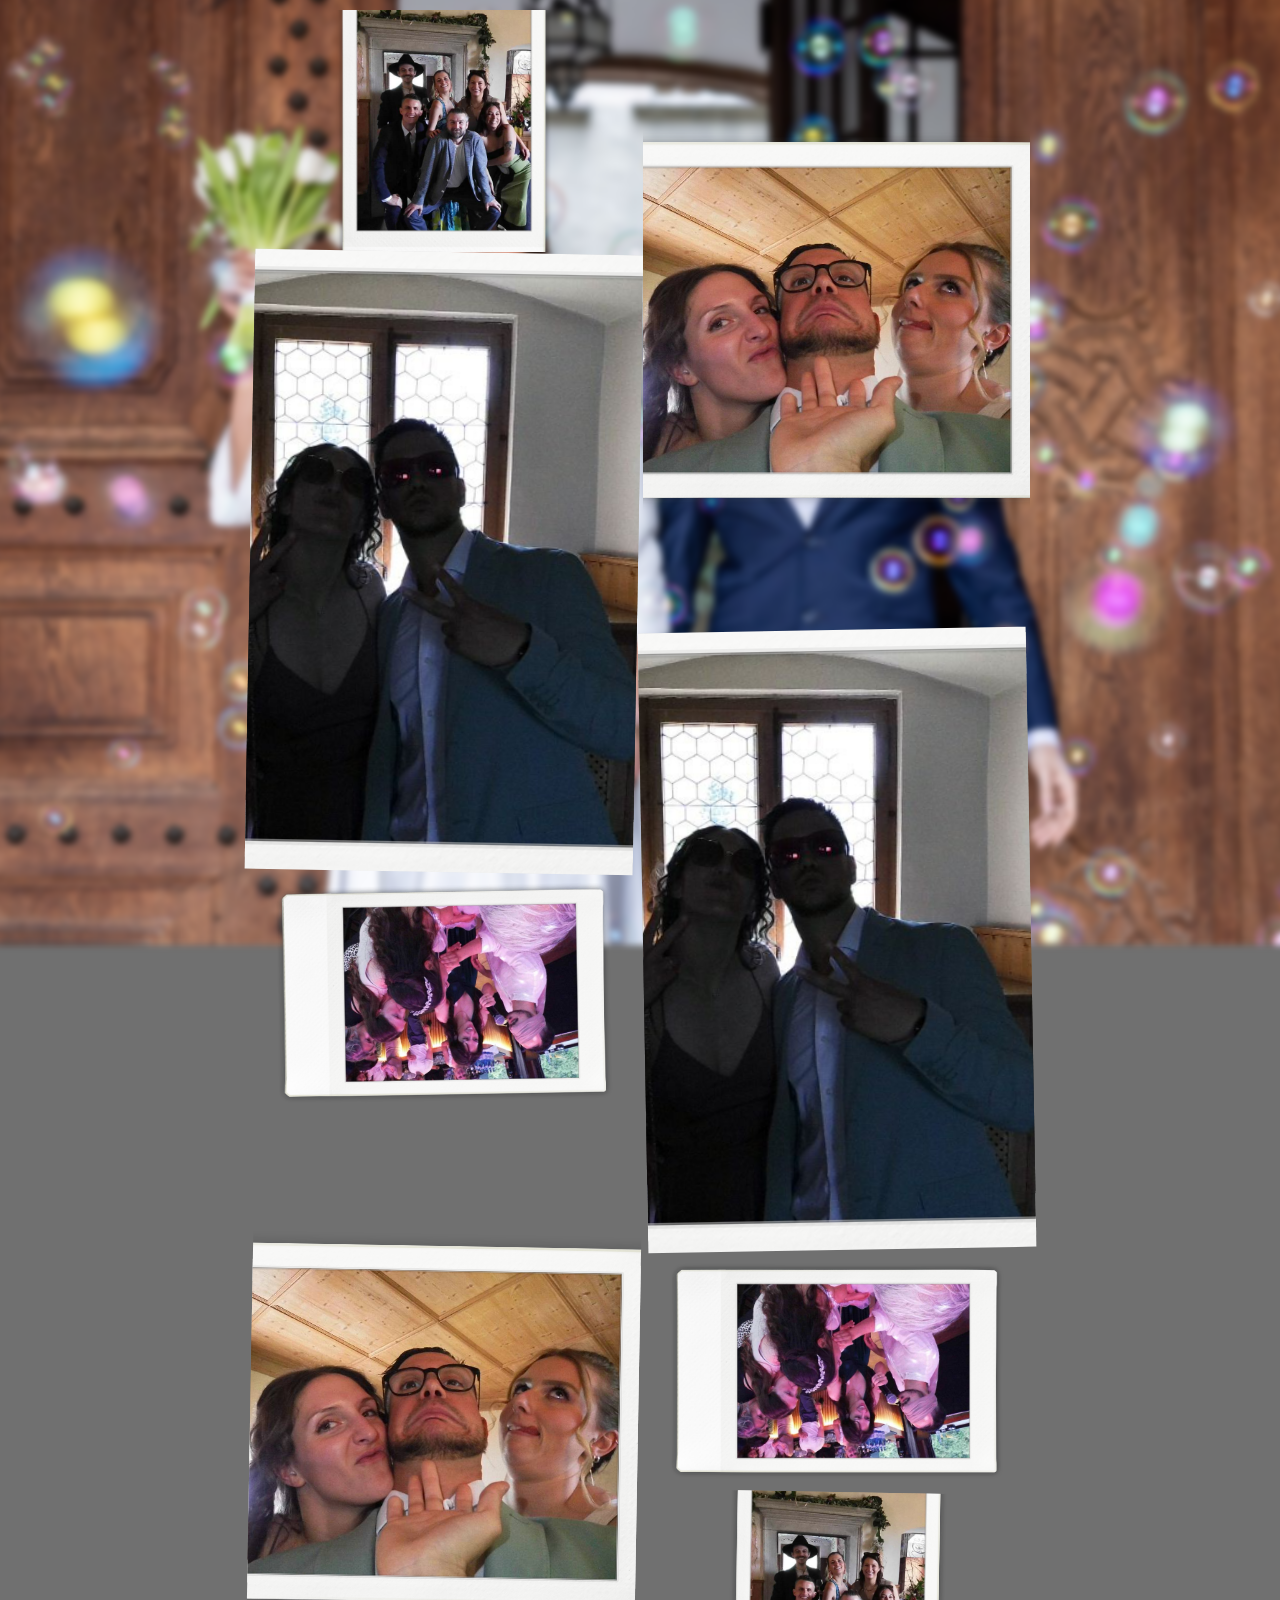
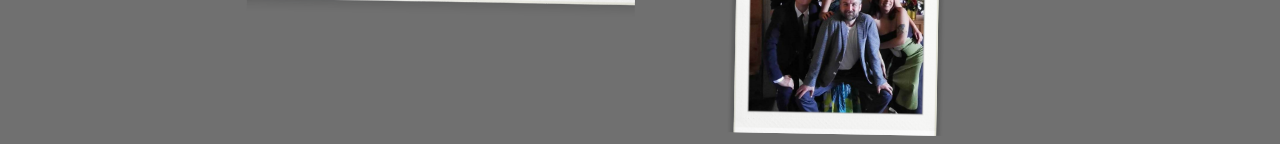
<file: Cla.html>
﻿<!DOCTYPE html>
<html lang="en">
<head>
    <meta charset="UTF-8">
    <meta name="viewport" content="width=device-width, initial-scale=1.0" , viewport-fit="cover">
    <link rel="icon" type="image/png" href="/res/favicon-96x96.png" sizes="96x96" />
    <link rel="icon" type="image/svg+xml" href="/res/favicon.svg" />
    <title>DaGi Wedding Memories</title>
    <link rel="stylesheet" href="/css/cla.css">
</head>
<body>
    <div class="background"></div>
    <!-- Main Carousel Container -->
    <div class="carousel-container" id="carouselContainer">
        <div class="photo-grid" id="photoGrid">
        </div>
    </div>

    <!-- Fullscreen Overlay -->
    <div class="fullscreen-overlay" id="fullscreenOverlay">
        <div class="fullscreen-photo" id="fullscreenPhoto">
            <div class="fullscreen-photo-content" id="fullscreenContent">
                <!-- Photo content will be inserted here -->
            </div>
            <div class="photo-controls">
                <button class="control-btn close" onclick="closeFullscreen()">
                    <span class="icon">✕</span>
                    Close
                </button>
                <button class="control-btn download" onclick="downloadPhoto()">
                    <span class="icon">⬇</span>
                    Download
                </button>
                <button class="control-btn share" onclick="sharePhoto()">
                    <span class="icon">⤴</span>
                    Share
                </button>
            </div>
        </div>
    </div>

    <!-- Success Message -->
    <div class="success-message" id="successMessage"></div>

    <script src="/js/cla.js"></script>

</body>
</html>
</file>
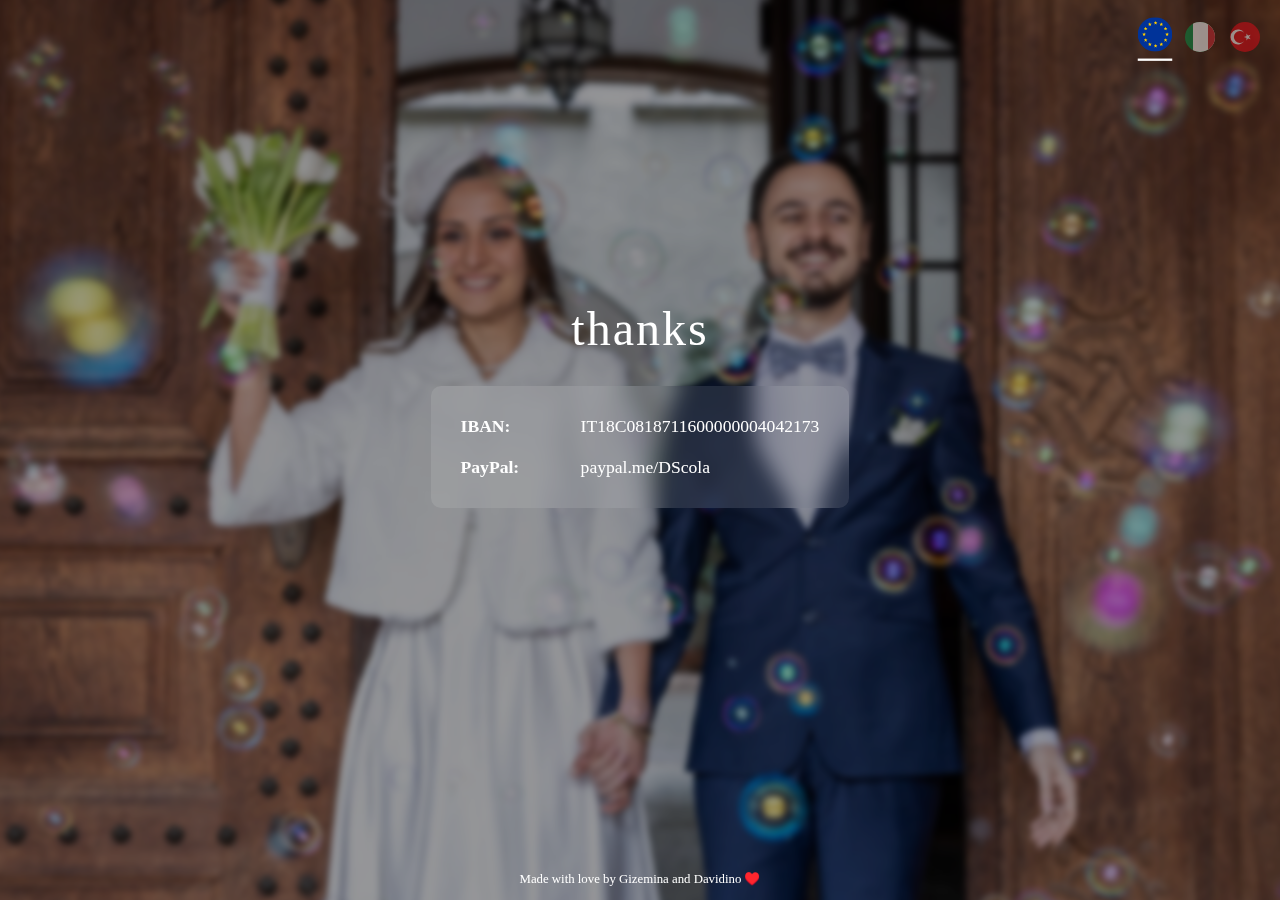
<file: gifts.html>
<!DOCTYPE html>
<html lang="en">
<head>
    <meta charset="UTF-8">
    <meta name="viewport" content="width=device-width, initial-scale=1.0" , viewport-fit="cover">
    <link rel="icon" type="image/png" href="/res/favicon-96x96.png" sizes="96x96" />
    <link rel="icon" type="image/svg+xml" href="/res/favicon.svg" />
    <title>Thank You! ♥️</title>
    <link rel="stylesheet" href="/css/gifts.css">
</head>
<body>
    <div class="background"></div>
    <div class="overlay"></div>

    <div class="language-switcher">
        <button data-lang="en" class="active"><img src="/res/EU_Flag.svg" alt="English"></button>
        <button data-lang="it"><img src="/res/Italy_Flag.svg" alt="Italian"></button>
        <button data-lang="tr"><img src="/res/Turkiye_Flag.svg" alt="Turkish"></button>
    </div>

    <div class="event-details">
        <div class="event-header">
            <h1 data-i18n="thanks"></h1>
        </div>
        <div class="box">
            <div class="box-item">
                <div class="box-left">IBAN:</div>
                <div class="box-description">IT18C0818711600000004042173</div>
            </div>
            <div class="box-item">
                <div class="box-left">PayPal:</div>
                <div class="box-description">
                    <a href="https://www.paypal.me/DScola" target="_blank" rel="noopener noreferrer">
                        <span>paypal.me/DScola</span>
                    </a>
                </div>
            </div>
        </div>
    </div>


    <footer>
        <p data-i18n="footer"></p>
    </footer>

    <script src="/js/gifts.js"></script>

</body>
</html>
</file>
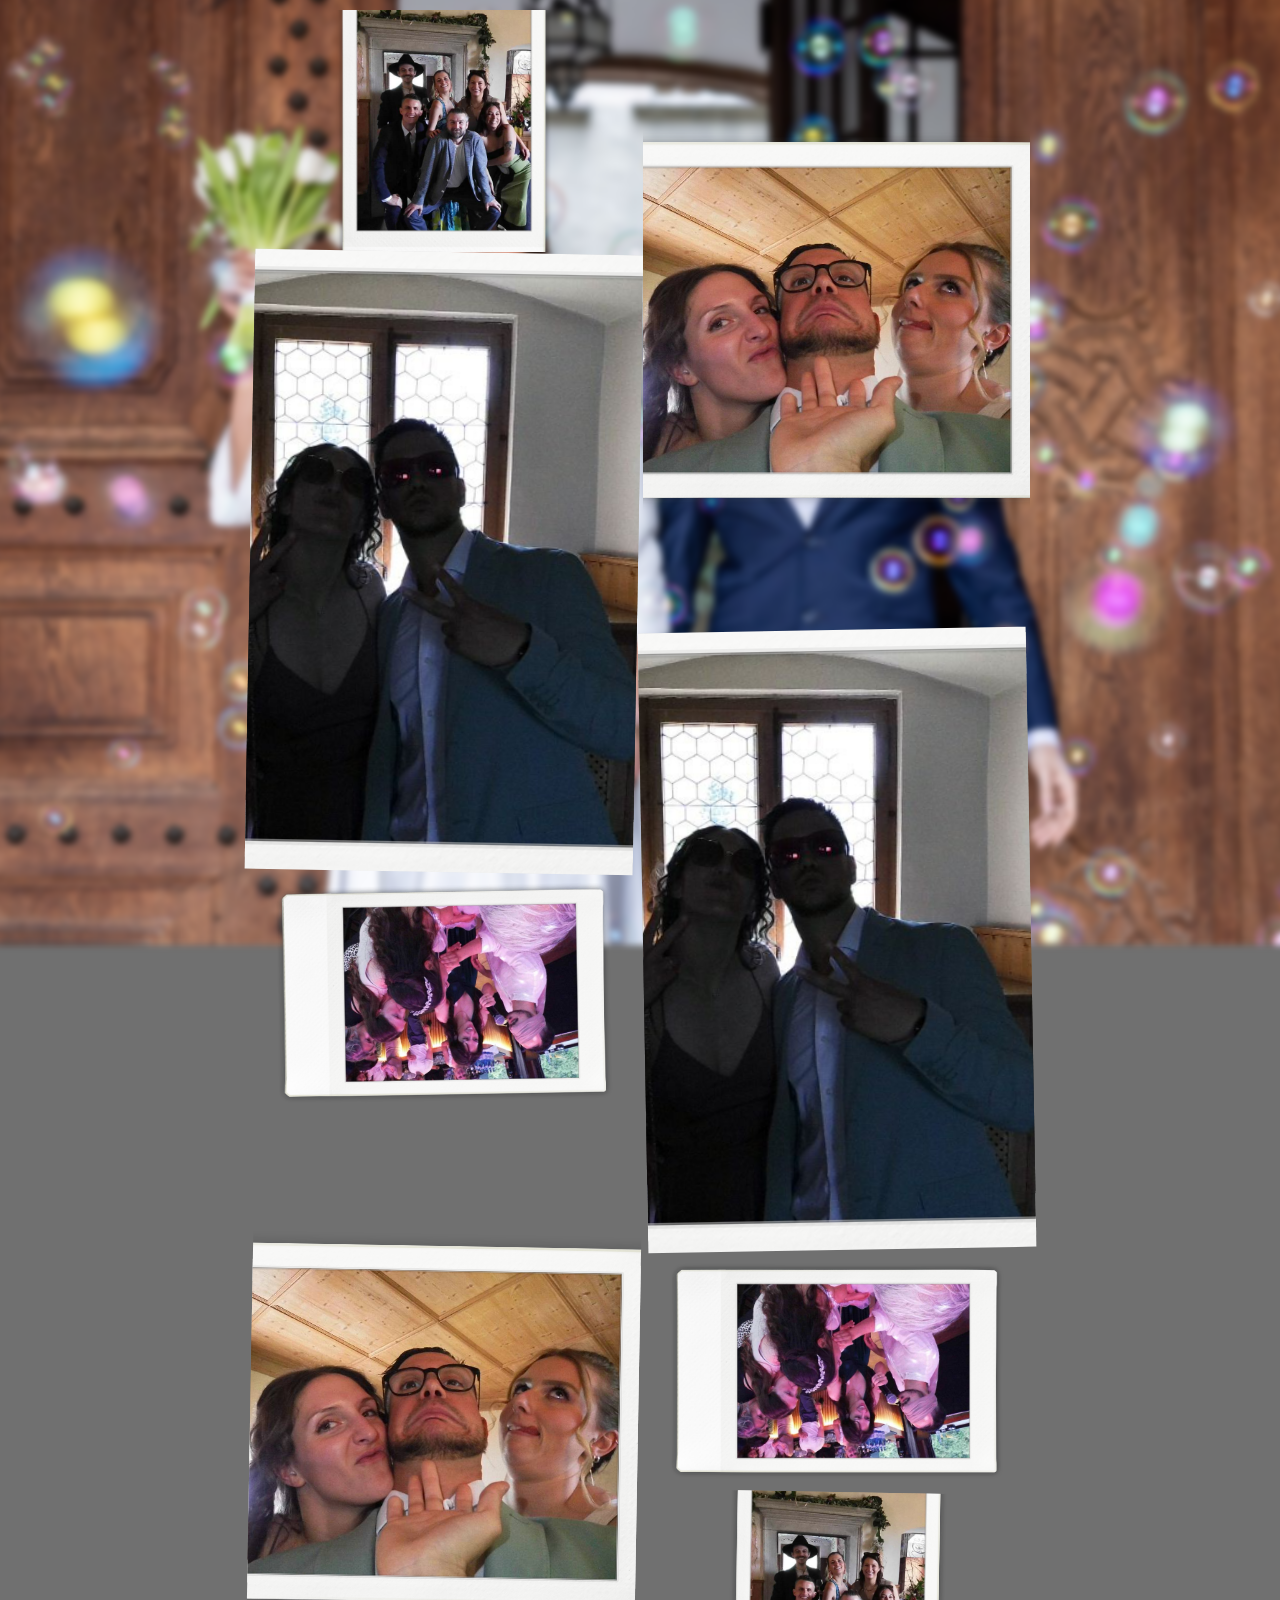
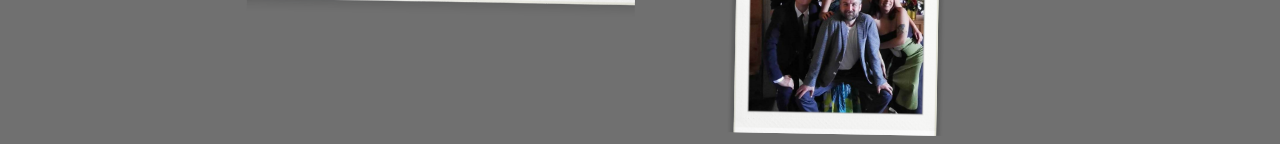
<file: instants.html>
﻿<!DOCTYPE html>
<html lang="en">
<head>
    <meta charset="UTF-8">
    <meta name="viewport" content="width=device-width, initial-scale=1.0" , viewport-fit="cover">
    <link rel="icon" type="image/png" href="/res/favicon-96x96.png" sizes="96x96" />
    <link rel="icon" type="image/svg+xml" href="/res/favicon.svg" />
    <title>DaGi Wedding Memories</title>
    <link rel="stylesheet" href="/css/cla.css">
</head>
<body>
    <div class="background"></div>
    <div class="overlay"></div>

    <div class="carousel-container" id="carouselContainer">
        <div class="photo-grid" id="photoGrid">
            <!-- Photo content will be inserted here -->
        </div>
    </div>


    <div class="fullscreen-overlay" id="fullscreenOverlay">
        <div class="fullscreen-photo" id="fullscreenPhoto">
            <div class="fullscreen-photo-content" id="fullscreenContent">
                <!-- Photo content will be inserted here -->
            </div>
            <div class="photo-controls">
                <button class="control-btn close" onclick="closeFullscreen()">
                    <span class="icon">
                        <img src="/res/close.svg" />
                    </span>
                    Close
                </button>
                <button class="control-btn download" onclick="downloadPhoto()">
                    <span class="icon">
                        <img src="/res/download.svg" />
                    </span>
                    Download
                </button>
                <button class="control-btn share" onclick="sharePhoto()">
                    <span class="icon">
                        <img src="/res/share.svg" />
                    </span>
                    Share
                </button>
            </div>
        </div>
    </div>

    <script src="/js/cla.js"></script>

</body>
</html>
</file>
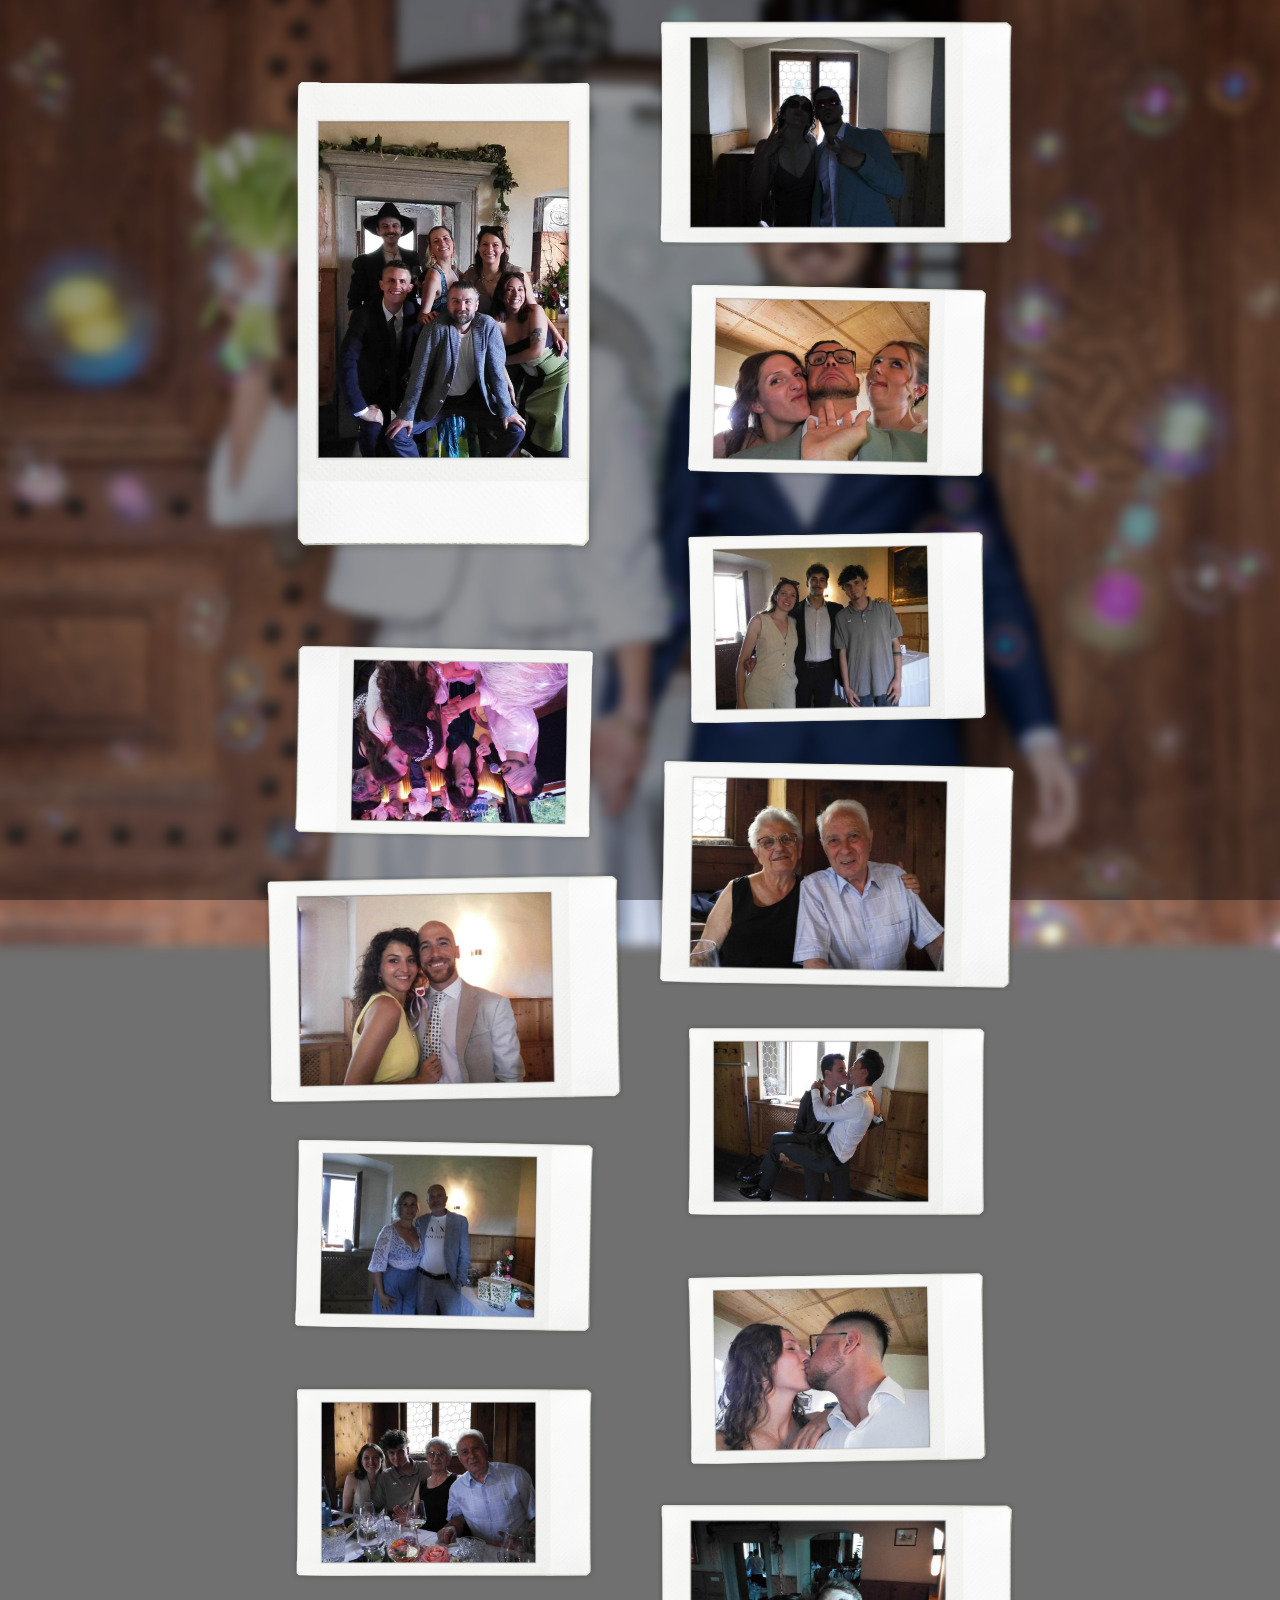
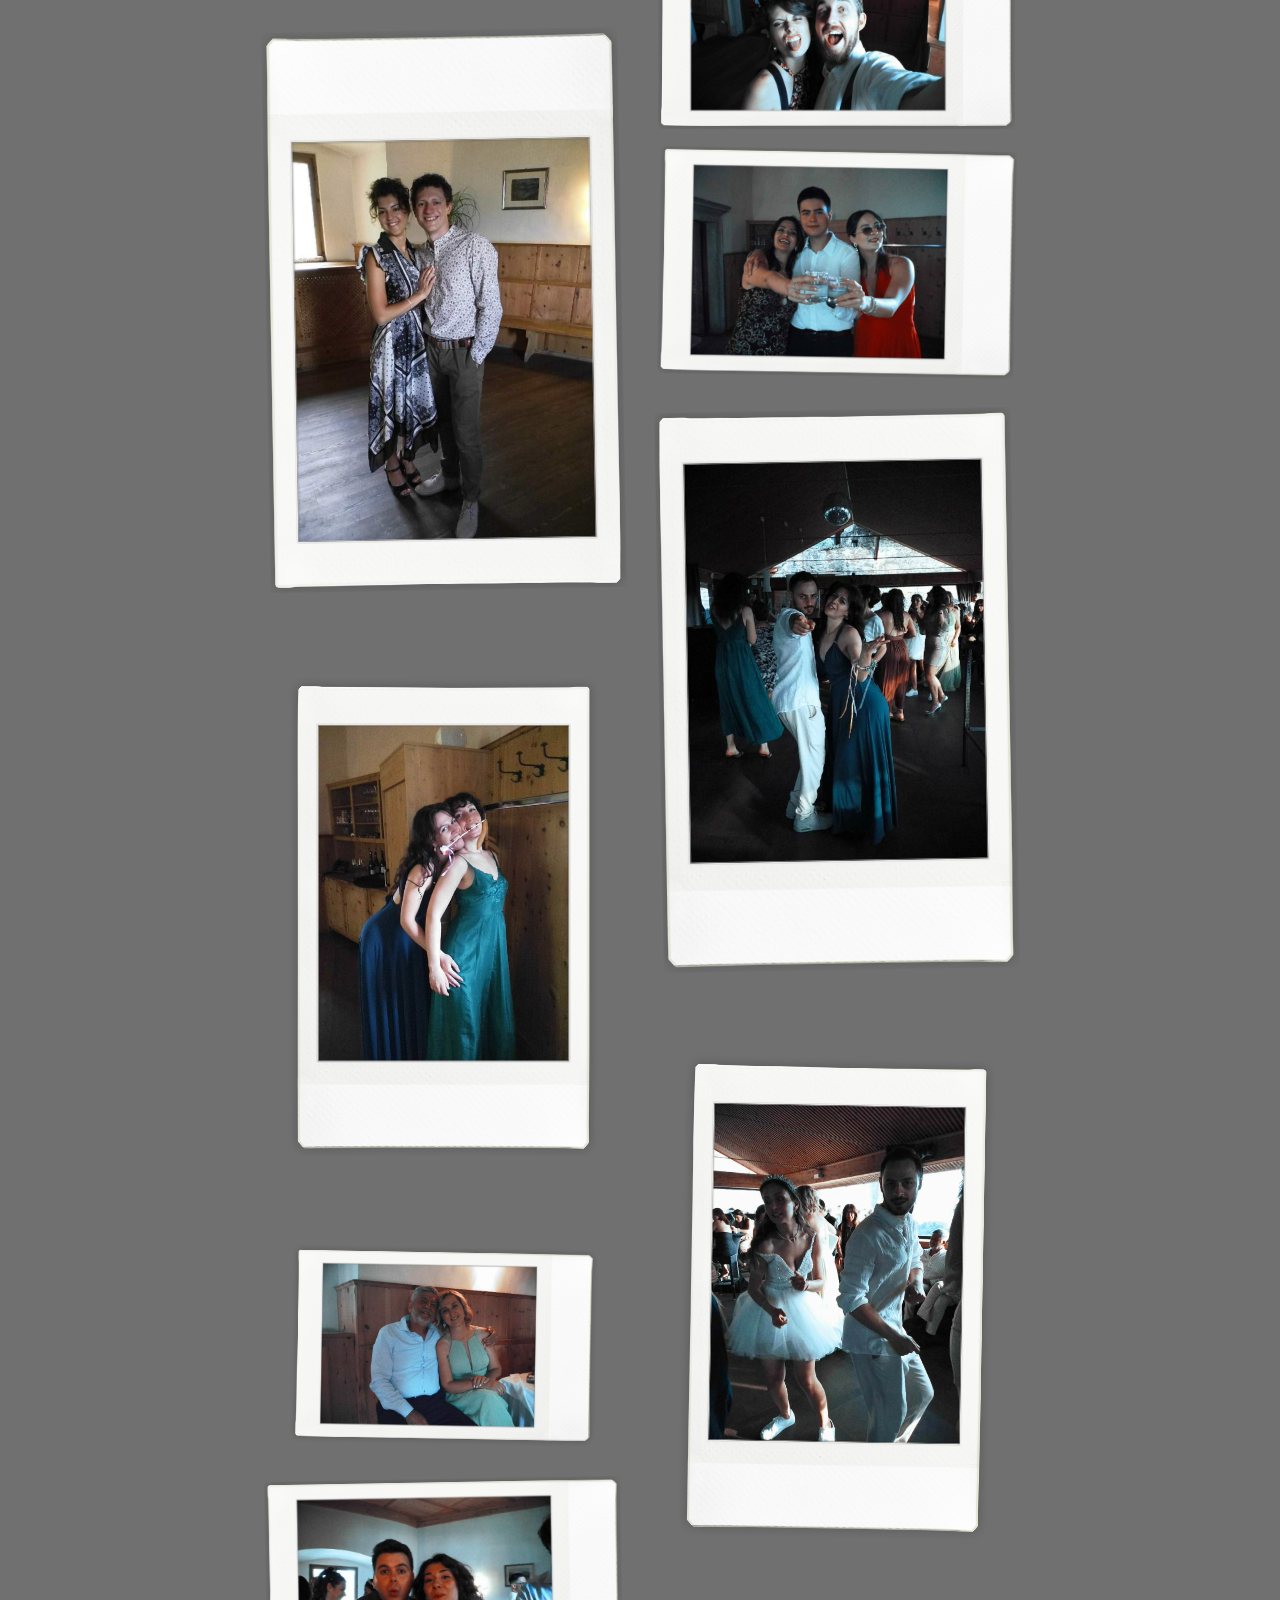
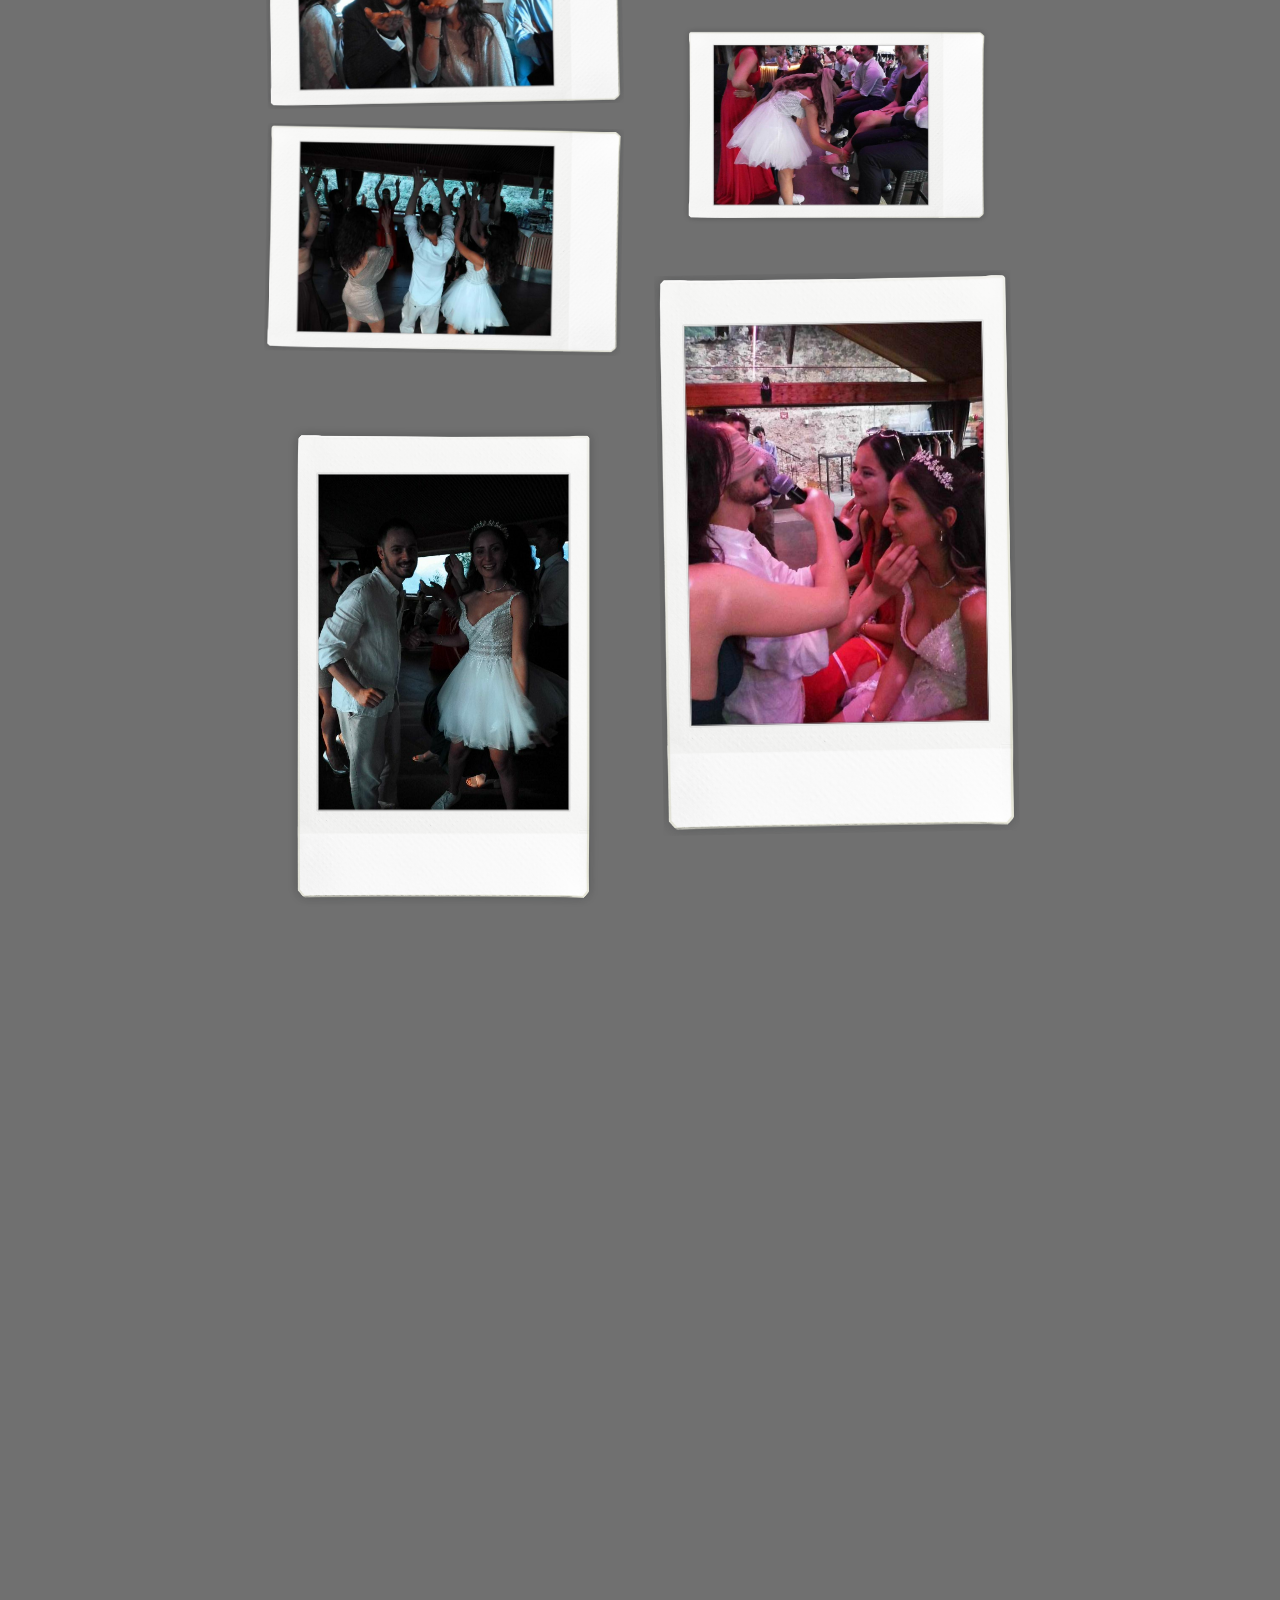
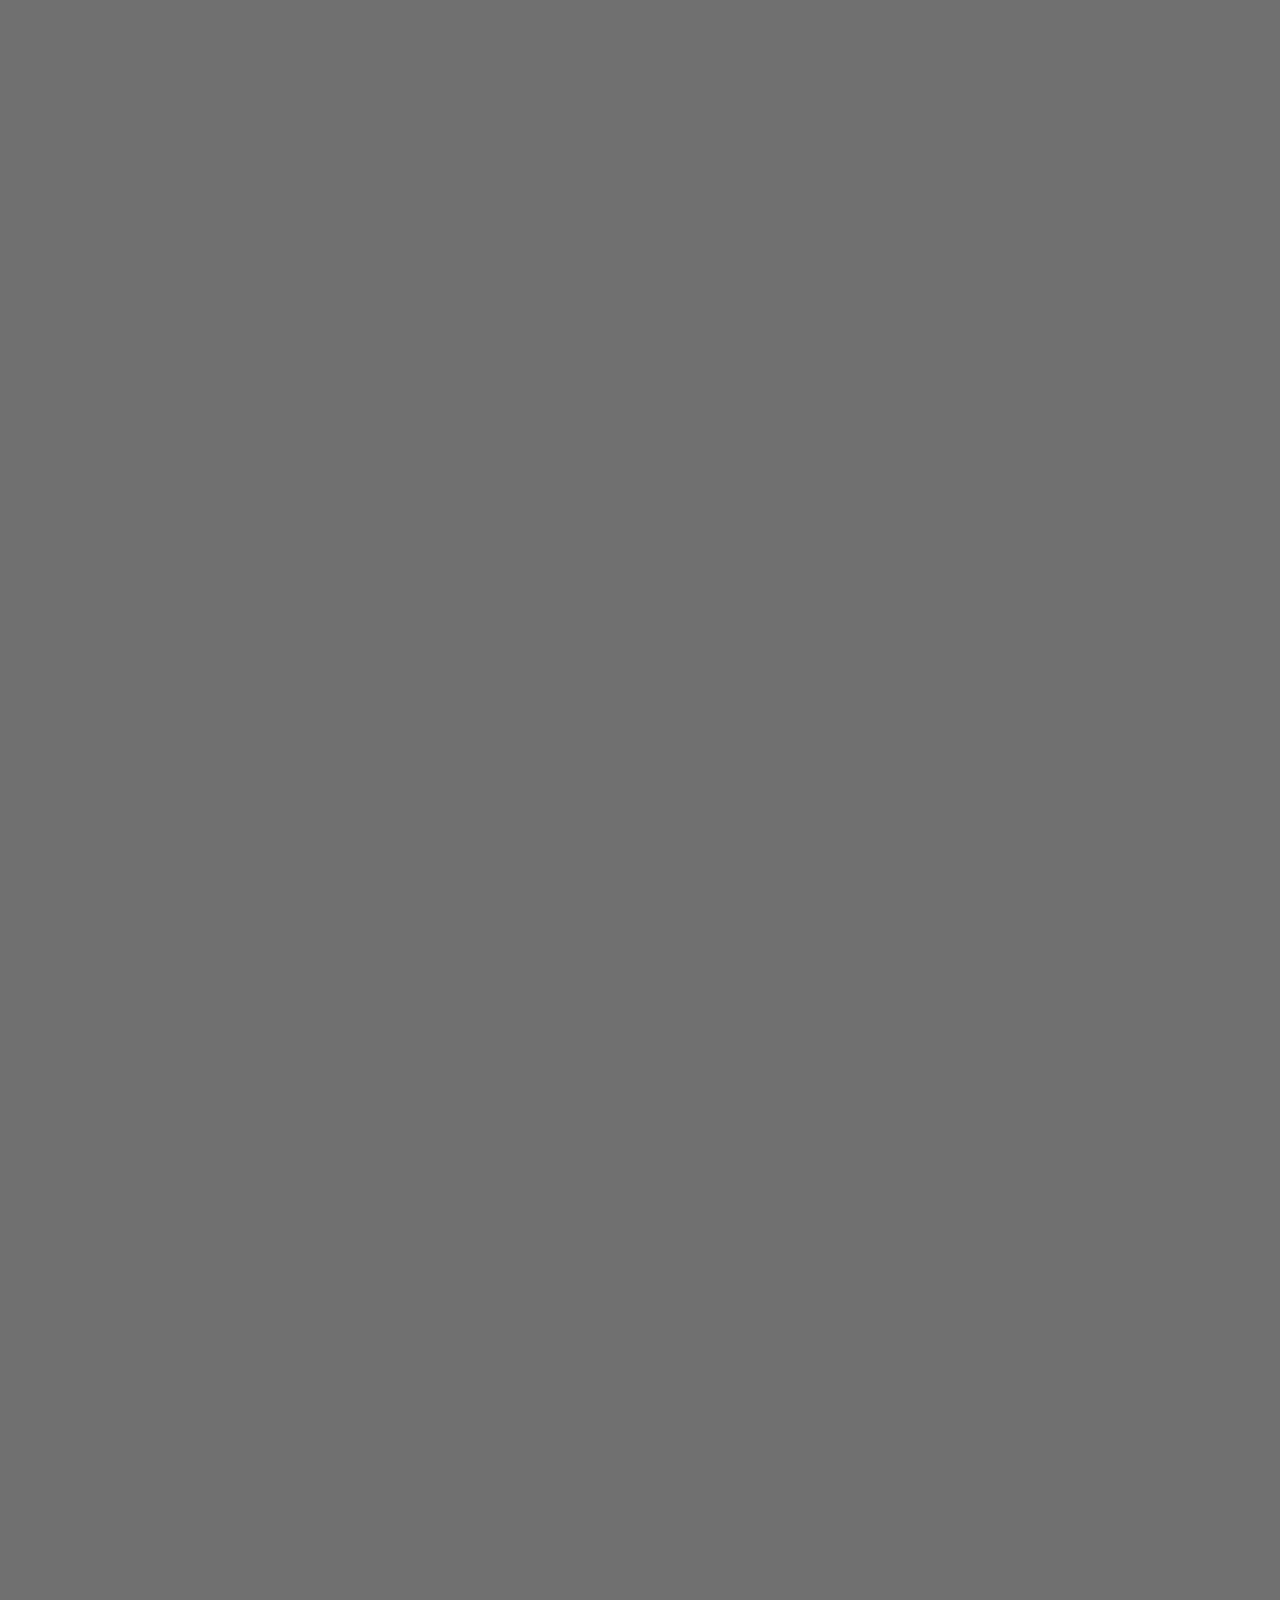
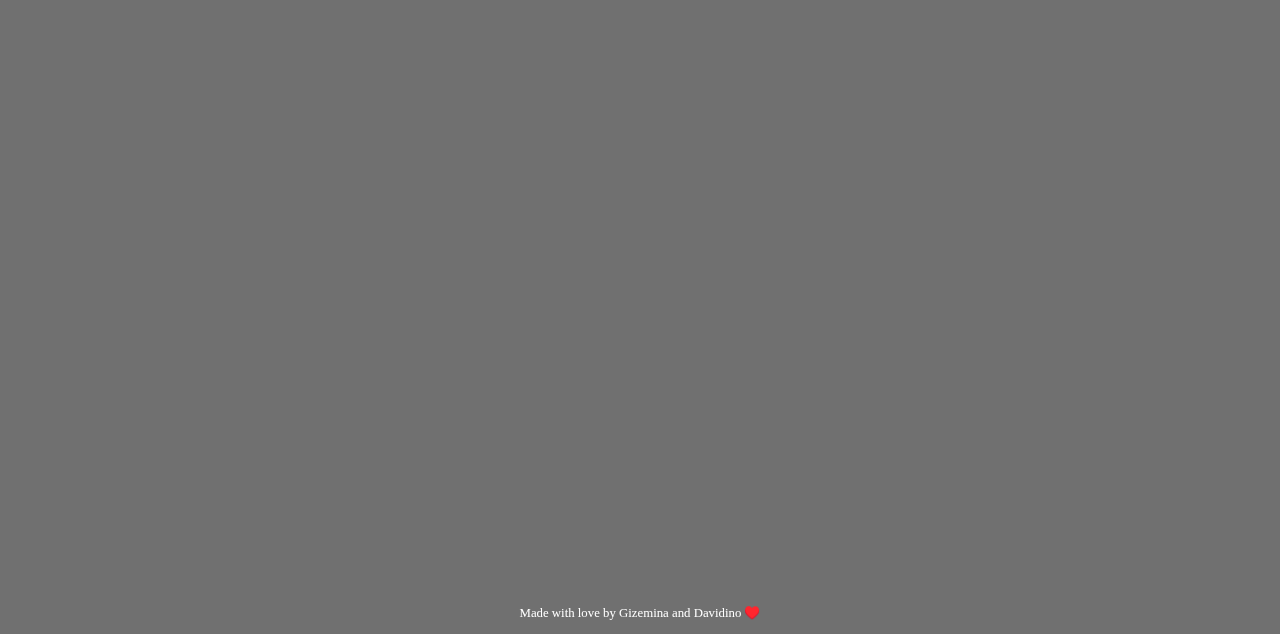
<file: memories.html>
﻿<!DOCTYPE html>
<html lang="en">
<head>
    <meta charset="UTF-8">
    <meta name="viewport" content="width=device-width, initial-scale=1.0" , viewport-fit="cover">
    <link rel="icon" type="image/png" href="/res/favicon-96x96.png" sizes="96x96" />
    <link rel="icon" type="image/svg+xml" href="/res/favicon.svg" />
    <title>DaGi Wedding Memories</title>
    <link rel="stylesheet" href="/css/memories.css">
</head>
<body>
    <div class="background"></div>
    <div class="overlay"></div>

    <div class="carousel-container" id="carouselContainer">
        <div class="photo-grid" id="photoGrid">
            <!-- Photo content will be inserted here -->
        </div>
    </div>


    <div class="fullscreen-overlay" id="fullscreenOverlay">
        <div class="fullscreen-photo" id="fullscreenPhoto">
            <div class="fullscreen-photo-content" id="fullscreenContent">
                <!-- Photo content will be inserted here -->
            </div>
            <div class="photo-controls" id="photoControls">
                <button class="control-btn close" onclick="closeFullscreen()">
                    <span class="icon">
                        <img src="/res/close.svg" />
                    </span>
                    Close
                </button>
                <button class="control-btn download" onclick="downloadPhoto()">
                    <span class="icon">
                        <img src="/res/download.svg" />
                    </span>
                    Download
                </button>
                <button class="control-btn share" onclick="sharePhoto()">
                    <span class="icon">
                        <img src="/res/share.svg" />
                    </span>
                    Share
                </button>
            </div>
        </div>
    </div>


    <footer>
        <p>Made with love by Gizemina and Davidino ♥️</p>
    </footer>

    <script src="/js/memories.js"></script>

</body>
</html>
</file>
<file: css/cla.css>
:root {
    --aspect-ratio-p: 10/16;
    --aspect-ratio-l: 16/10;
}

* {
    margin: 0;
    padding: 0;
    box-sizing: border-box;
    font-family: 'Playfair Display', 'Georgia', serif;
}

body {
    background-color: #707070;
    color: #333;
    overflow-x: hidden;
    position: relative;
    min-height: 100vh;
    display: flex;
    justify-content: center;
}

.background {
    position: fixed;
    top: 0;
    left: 0;
    width: 100%;
    min-height: 100vh;
    background-image: url('/res/background.jpeg');
    background-size: cover;
    background-position: center;
    filter: blur(3px);
    transform: scale(1.1);
    z-index: -1;
}

/* Carousel Container */
.carousel-container {
    padding: 10px;
    max-width: 800px;
    width: 100%;
    margin: 0 auto;
    transition: filter 0.5s ease, transform 0.5s ease;
}

    .carousel-container.blurred {
        filter: blur(8px);
        transform: scale(0.95);
    }

/* Photo Grid */
.photo-grid {
    column-count: 2; /* Start with 2 columns on smaller screens */
    column-gap: 5px;
}

/* Polaroid-style Photo Card */
.photo-card {
    transition: all 0.3s ease;
    cursor: pointer;
    transform: rotate(0deg);
    break-inside: avoid-column;
    display: block;
}

    .photo-card:nth-child(2n) {
        transform: rotate(1deg);
    }

    .photo-card:nth-child(3n) {
        transform: rotate(-1deg);
    }

    .photo-card img {
        width: 100%;
        height: auto;
        display: block;
        object-fit: cover;
        object-position: center;
    }

    .photo-card:hover {
        transform: rotate(0deg) scale(1.02) translateY(-5px);
    }

.photo-placeholder {
    aspect-ratio: var(--aspect-ratio-l);
    display: flex;
    align-items: center;
    justify-content: center;
    position: relative;
    overflow: hidden;
}

    .photo-placeholder::before {
        content: '';
        position: absolute;
        top: 0;
        left: 0;
        right: 0;
        bottom: 0;
    }

/* Portrait photos */
.photo-card.portrait .photo-placeholder {
    aspect-ratio: var(--aspect-ratio-p);
}

/* Fullscreen Overlay */
.fullscreen-overlay {
    position: fixed;
    top: 0;
    left: 0;
    width: 100vw;
    height: 100vh;
    background: rgba(0, 0, 0, 0.9);
    z-index: 1000;
    display: none;
    align-items: center;
    justify-content: center;
    opacity: 0;
    transition: opacity 0.5s ease;
}

    .fullscreen-overlay.active {
        display: flex;
        opacity: 1;
    }

.fullscreen-photo {
    max-width: 90vw;
    max-height: 80vh;
    background: white;
    border-radius: 15px;
    padding: 1.5rem;
    box-shadow: 0 20px 60px rgba(0, 0, 0, 0.5);
    transform: scale(0.5);
    transition: transform 0.5s cubic-bezier(0.68, -0.55, 0.265, 1.55);
    position: relative;
}

.fullscreen-overlay.active .fullscreen-photo {
    transform: scale(1);
}

.fullscreen-photo-content {
    width: 100%;
    aspect-ratio: var(--aspect-ratio-l);
    background: linear-gradient(45deg, #ff6b6b, #4ecdc4);
    border-radius: 10px;
    display: flex;
    align-items: center;
    justify-content: center;
    color: white;
    font-size: 2rem;
    font-weight: bold;
    text-shadow: 2px 2px 4px rgba(0, 0, 0, 0.3);
    position: relative;
    overflow: hidden;
}

    .fullscreen-photo-content::before {
        content: '';
        position: absolute;
        top: 0;
        left: 0;
        right: 0;
        bottom: 0;
}

.fullscreen-photo.portrait .fullscreen-photo-content {
    aspect-ratio: var(--aspect-ratio-p);
}

/* Control Buttons */
.photo-controls {
    display: flex;
    justify-content: center;
    gap: 1rem;
    margin-top: 1.5rem;
    flex-wrap: wrap;
}

.control-btn {
    background: linear-gradient(135deg, #667eea 0%, #764ba2 100%);
    color: white;
    border: none;
    padding: 0.8rem 1.5rem;
    border-radius: 25px;
    cursor: pointer;
    font-size: 0.9rem;
    font-weight: 600;
    transition: all 0.3s ease;
    display: flex;
    align-items: center;
    gap: 0.5rem;
    box-shadow: 0 4px 15px rgba(0, 0, 0, 0.2);
}

    .control-btn:hover {
        transform: translateY(-2px);
        box-shadow: 0 6px 20px rgba(0, 0, 0, 0.3);
    }

    .control-btn.close {
        background: linear-gradient(135deg, #ff6b6b 0%, #ee5a52 100%);
    }

    .control-btn.download {
        background: linear-gradient(135deg, #4ecdc4 0%, #44a08d 100%);
    }

    .control-btn.share {
        background: linear-gradient(135deg, #f093fb 0%, #f5576c 100%);
    }

/* Icons */
.icon {
    font-size: 1rem;
}

/* Responsive Design */
@media (max-width: 768px) {

    .fullscreen-photo {
        max-width: 95vw;
        max-height: 85vh;
        padding: 1rem;
    }

    .photo-controls {
        gap: 0.5rem;
    }

    .control-btn {
        padding: 0.6rem 1.2rem;
        font-size: 0.8rem;
    }
}

/* Loading Animation */
@keyframes shimmer {
    0% {
        background-position: -200px 0;
    }

    100% {
        background-position: calc(200px + 100%) 0;
    }
}

.loading {
    background: linear-gradient(90deg, #f0f0f0 25%, #e0e0e0 50%, #f0f0f0 75%);
    background-size: 200px 100%;
    animation: shimmer 1.5s infinite;
}

/* Success feedback */
.success-message {
    position: fixed;
    top: 50%;
    left: 50%;
    transform: translate(-50%, -50%);
    background: rgba(76, 175, 80, 0.95);
    color: white;
    padding: 1rem 2rem;
    border-radius: 10px;
    font-weight: 600;
    z-index: 1001;
    opacity: 0;
    transition: opacity 0.3s ease;
    pointer-events: none;
}

    .success-message.show {
        opacity: 1;
    }
</file>
<file: css/gifts.css>
﻿* {
    margin: 0;
    padding: 0;
    box-sizing: border-box;
    font-family: 'Playfair Display', 'Georgia', serif;
}

body {
    background-color: #707070;
    color: #333;
    display: flex;
    flex-direction: column;
    justify-content: space-between;
    align-items: center;
    overflow-x: hidden;
    position: relative;
    min-height: 100vh;
    text-align: center;
}

.background {
    position: fixed;
    top: 0;
    left: 0;
    width: 100%;
    min-height: 100vh;
    background-image: url('/res/background.jpeg');
    background-size: cover;
    background-position: center;
    filter: blur(3px);
    transform: scale(1.1);
    z-index: -1;
}

.overlay {
    position: fixed;
    top: 0;
    left: 0;
    width: 100%;
    min-height: 100vh;
    background: rgba(0, 0, 0, 0.4);
    z-index: -1;
}

.container {
    max-width: 1200px;
    margin: 0 auto;
    padding: 20px;
}

.language-switcher {
    position: absolute;
    top: 20px;
    right: 20px;
    display: flex;
    gap: 15px;
    z-index: 10;
}

    .language-switcher button {
        background: none;
        border: none;
        cursor: pointer;
        opacity: 0.5;
        transition: all 0.3s ease;
    }

        .language-switcher button:hover {
            opacity: 1;
            transform: scale(1.2);
        }

        .language-switcher button.active {
            opacity: 1;
            transform: scale(1.15);
            border-bottom: 2px solid white;
            padding-bottom: 2px;
        }

    .language-switcher img {
        width: 30px;
        height: 30px;
        border-radius: 50%;
        object-fit: cover;
    }

.event-details {
    padding: 80px 20px;
    color: #fff;
    text-align: center;
    display: flex;
    flex-direction: column;
    justify-content: center;
    flex-grow: 1;
}

.event-header {
    margin-bottom: 20px;
}

    .event-header h1 {
        font-size: 3rem;
        margin-bottom: 10px;
        font-weight: 300;
        letter-spacing: 2px;
    }

    .event-header h2 {
        font-size: 1.5rem;
        font-weight: 300;
        margin-bottom: 20px;
    }

.box {
    max-width: 800px;
    margin: 0 auto;
    background: rgba(255, 255, 255, 0.1);
    backdrop-filter: blur(10px);
    padding: 30px;
    border-radius: 10px;
    margin-bottom: 50px;
}

    .box h3 {
        font-size: 1.8rem;
        margin-bottom: 20px;
    }

    .box h4 {
        font-size: 1.25rem;
        margin-top: 20px;
        font-style: italic;
        font-weight: normal;
        white-space: pre-line;
    }

    .box p {
        font-size: 1rem;
        font-weight: normal;
        margin-bottom: 30px;
        color: lightgray;
        text-align: left;
    }


.box-item {
    display: flex;
    margin-bottom: 20px;
    text-align: left;
}

    .box-item:last-of-type {
        margin-bottom: 0px;
    }

.box-left {
    width: 120px;
    font-weight: bold;
    font-size: 1.1rem;
    padding-right: 20px;
}

.box-description {
    flex: 1;
    font-size: 1.1rem;
}

    .box-description a {
        text-decoration: none;
        color: white;
    }

        .box-description a:hover {
            text-decoration: underline;
        }

@media (max-width: 768px) {
    .entry-screen h1 {
        font-size: 2.5rem;
    }

    .box-item {
        flex-direction: column;
    }

    .box-left {
        width: 100%;
        margin-bottom: 5px;
    }
}

footer {
    color: white;
    padding: 1em;
    text-align: center;
    font-size: 0.8em;
}
</file>
<file: css/memories.css>
:root {
    --aspect-ratio-p: 58/91;
    --aspect-ratio-l: 91/58;
}

* {
    margin: 0;
    padding: 0;
    box-sizing: border-box;
    font-family: 'Playfair Display', 'Georgia', serif;
}

body {
    background-color: #707070;
    color: #333;
    overflow-x: hidden;
    position: relative;
    min-height: 100vh;
    display: flex;
    flex-direction: column;
    justify-content: center;
    -webkit-tap-highlight-color: transparent;
}

.background {
    position: fixed;
    top: 0;
    left: 0;
    width: 100vw;
    min-height: 100vh;
    background-image: url('/res/background.jpeg');
    background-size: cover;
    background-position: center;
    filter: blur(5px);
    transform: scale(1.1);
    z-index: -1;
}

.overlay {
    position: fixed;
    top: 0;
    left: 0;
    width: 100%;
    min-height: 100vh;
    background: rgba(0, 0, 0, 0.4);
    z-index: -1;
}

.carousel-container {
    padding: 10px;
    max-width: 800px;
    width: 100%;
    margin: 0 auto;
    transition: all 0.5s ease;
}

    .carousel-container.blurred {
        filter: blur(8px);
    }

.photo-grid {
    column-count: 2;
    column-gap: 5px;
}

.photo-card {
    transition: all 0.3s ease;
    cursor: pointer;
    transform: rotate(0deg);
    break-inside: avoid-column;
    display: block;
    position: relative;
}

    .photo-card:nth-child(2n) {
        transform: rotate(1deg);
    }

    .photo-card:nth-child(3n) {
        transform: rotate(-1deg);
    }

    .photo-card img {
        width: 100%;
        height: auto;
        display: block;
        object-fit: cover;
        object-position: center;
    }

    .photo-card:hover {
        transform: rotate(0deg) scale(1.03);
    }

.photo-placeholder {
    aspect-ratio: var(--aspect-ratio-l);
    display: flex;
    align-items: center;
    justify-content: center;
    position: relative;
    overflow: hidden;
}

.photo-card.portrait .photo-placeholder {
    aspect-ratio: var(--aspect-ratio-p);
}

.fullscreen-overlay {
    position: fixed;
    top: 0;
    left: 0;
    width: 100%;
    min-height: 100vh;
    background: rgba(0, 0, 0, 0.5);
    z-index: 10;
    display: flex;
    align-items: center;
    justify-content: center;
    opacity: 0;
    visibility: hidden;
    transition: opacity 0.5s ease, visibility 0.5s ease;
}

    .fullscreen-overlay.active {
        opacity: 1;
        visibility: visible;
    }

.fullscreen-photo {
    display: flex;
    flex-direction: column;
    align-items: center;
    justify-content: center;
}

    .fullscreen-photo-content {
        max-height: 80vh;
        aspect-ratio: var(--aspect-ratio-l);
        display: flex;
        align-items: center;
        justify-content: center;
        position: relative;
        overflow: hidden;
    }

    .fullscreen-photo.portrait .fullscreen-photo-content {
        aspect-ratio: var(--aspect-ratio-p);
    }

.photo-controls {
    display: flex;
    justify-content: center;
    gap: 1rem;
    flex-wrap: wrap;
}

.control-btn {
    color: white;
    border: none;
    padding: 0.8rem 1.5rem;
    border-radius: 25px;
    cursor: pointer;
    font-size: 0.9rem;
    font-weight: 600;
    transition: all 0.3s ease;
    display: flex;
    align-items: center;
    gap: 0.5rem;
    box-shadow: 0 4px 15px rgba(0, 0, 0, 0.2);
}

    .control-btn:hover {
        transform: translateY(-2px);
        box-shadow: 0 6px 20px rgba(0, 0, 0, 0.3);
    }

    .control-btn.close {
        background: linear-gradient(135deg, #ebce3f 0%, #ee5a52 70% )
    }

    .control-btn.download {
        background: linear-gradient(135deg, #4ecdc4 0%, #4b6ae3 80%);
    }

    .control-btn.share {
        background: linear-gradient(135deg, #ec4cff 15%, #e78181 100%);
    }

.icon {
    font-size: 1rem;
}

*:focus {
    outline: none !important;
}

@media (max-width: 768px) {

    .photo-controls {
        gap: 0.5rem;
    }

    .control-btn {
        padding: 0.6rem 1.2rem;
        font-size: 0.8rem;
    }
}

footer {
    color: white; /* Darker text color */
    padding: 1em; /* Add some padding around the content */
    text-align: center; /* Center the text within the footer */
    font-size: 0.8em; /* Make the text a bit smaller */
}
</file>
